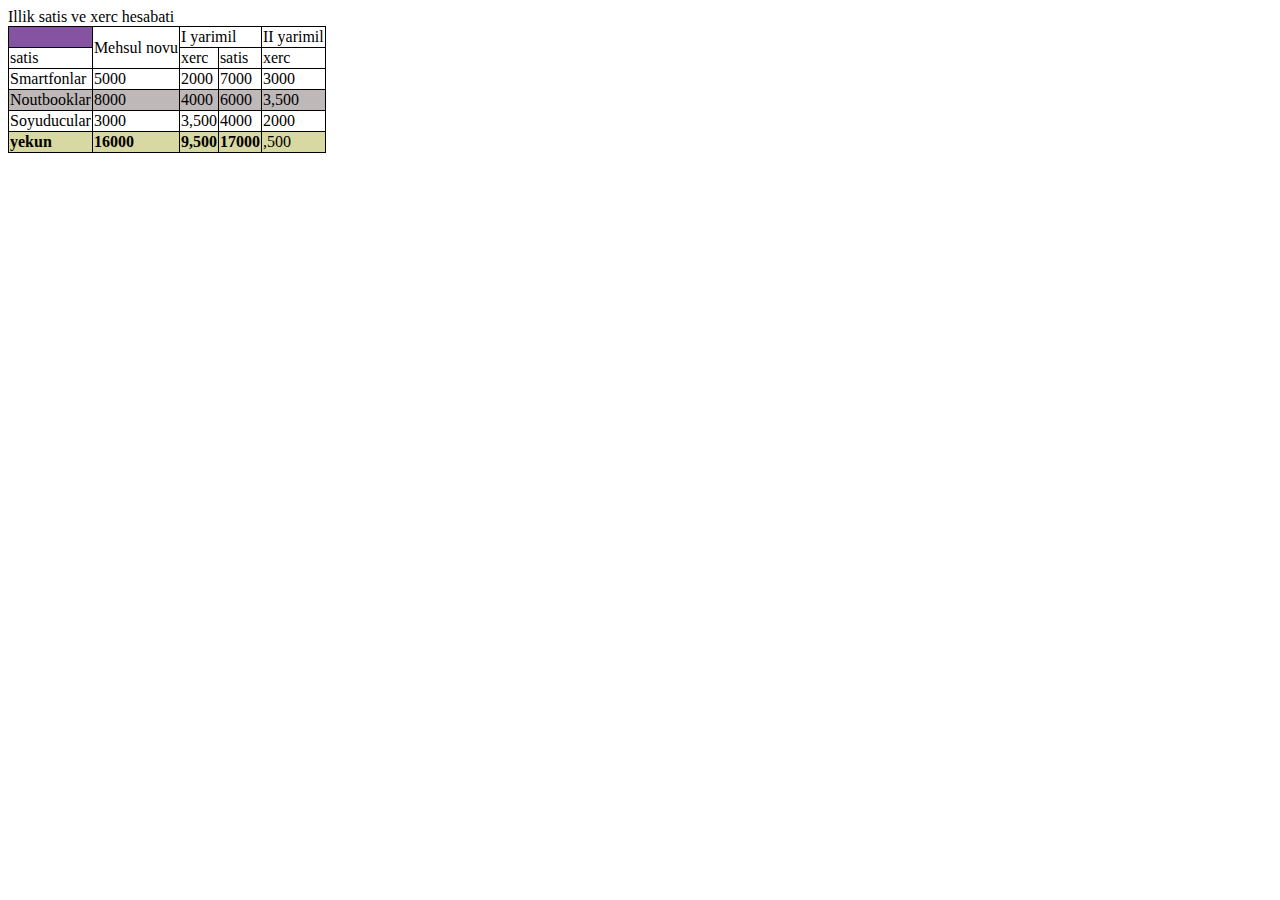
<file: Html/Ders_2/index.html>
<!DOCTYPE html>
<html lang="en">
<head>
    <meta charset="UTF-8">
    <meta name="viewport" content="width=device-width, initial-scale=1.0">
    <title> Cedvel </title>
</head>
<body>


<style>
    table{
border-collapse:collapse;
border:1px solid black;}
th{
    background-color:#8653a3;
    color:white;
}
#A3{
     background-color:#beb8b8;
}

#A5{
       background-color:#d8d8a2;
}
</style>
<caption>Illik satis ve xerc hesabati</caption>
<table border="1">

<th>
<td rowspan="2">Mehsul novu</td>
<td colspan="2">I yarimil</td>
<td colspan="2">II yarimil</td>
</th>

<tr>
<td>satis</td>
<td>xerc</td>
<td>satis</td>
<td>xerc</td>
</tr>

<tr>
    <td>Smartfonlar</td>
    <td>5000</td>
    <td>2000</td>
    <td>7000</td>
    <td>3000</td>
</tr>


<tr id="A3">
    <td>Noutbooklar</td>
    <td>8000</td>
    <td>4000</td>
    <td>6000</td>
    <td>3,500</td>
</tr>



<tr>
    <td>Soyuducular</td>
    <td>3000</td>
    <td>3,500</td>
    <td>4000</td>
    <td>2000</td>
</tr>

<tr id="A5">
    <td><b>yekun</b> </td>
    <td><b>16000</b></td>
    <td><b>9,500</b></td>
    <td><b>17000</b></td>
    <td><b></b>,500</td>
</tr>


</table>





    
</body>
</html>
</file>
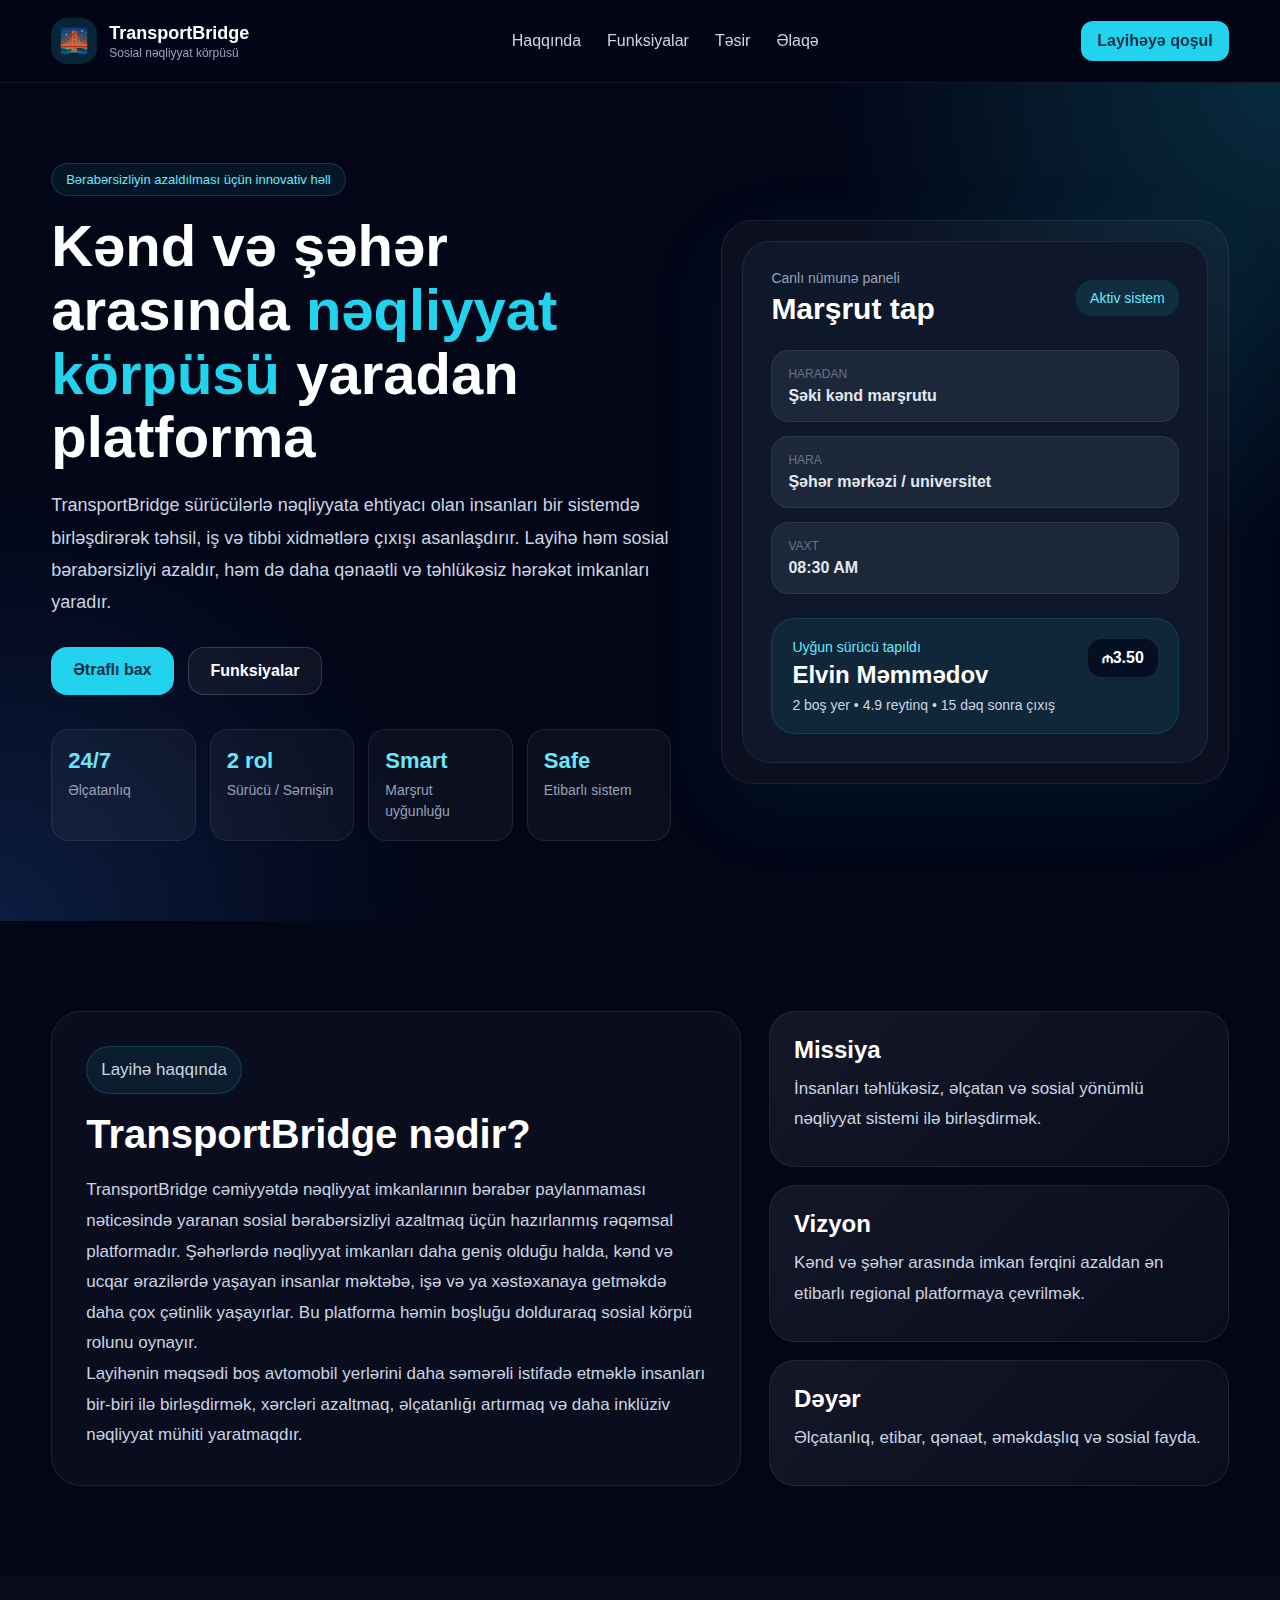
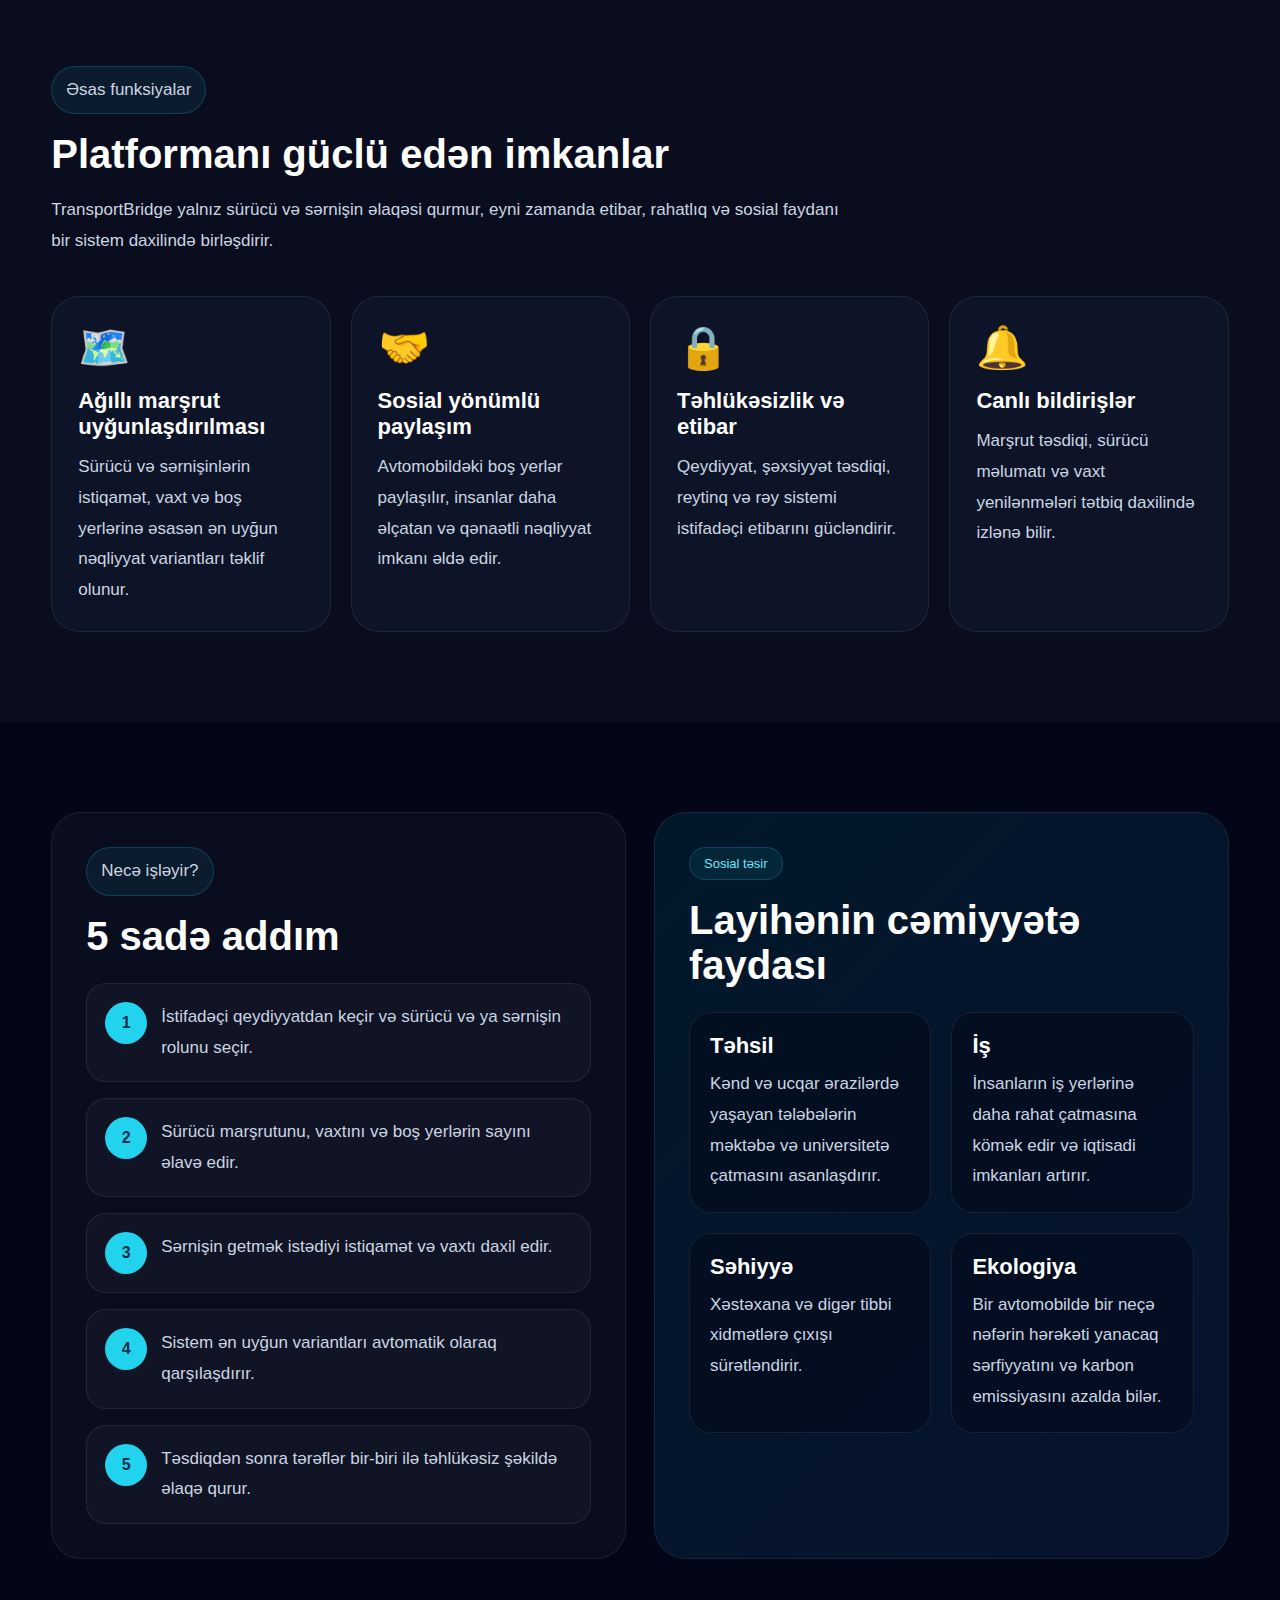
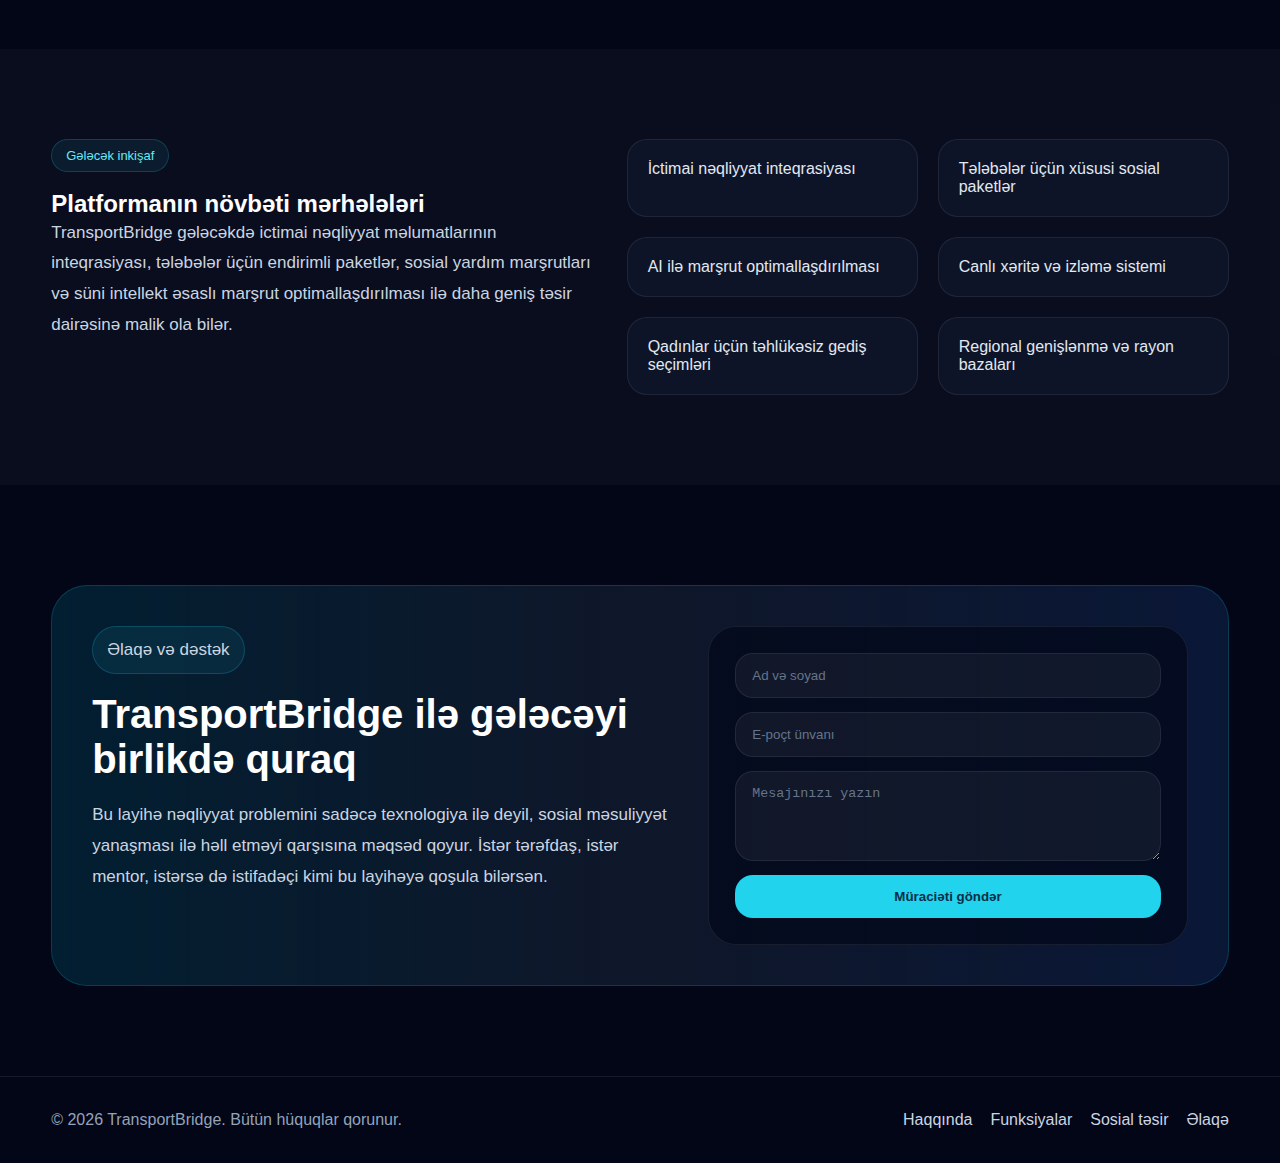
<file: Tasklar/Transportbridge/index.html>
<!DOCTYPE html>
<html lang="az">
<head>
  <meta charset="UTF-8" />
  <meta name="viewport" content="width=device-width, initial-scale=1.0" />
  <title>TransportBridge</title>
  <link rel="stylesheet" href="style.css" />
</head>
<body>

  <div class="page-wrapper">

    <header class="header">
      <div class="container nav">
        <div class="brand">
          <div class="brand-icon">🌉</div>
          <div class="brand-text">
            <h2>TransportBridge</h2>
            <p>Sosial nəqliyyat körpüsü</p>
          </div>
        </div>

        <nav class="menu">
          <a href="#haqqinda">Haqqında</a>
          <a href="#funksiyalar">Funksiyalar</a>
          <a href="#tesir">Təsir</a>
          <a href="#elaqe">Əlaqə</a>
        </nav>

        <a href="#elaqe" class="join-btn">Layihəyə qoşul</a>
      </div>
    </header>

    <main>
      <section class="hero">
        <div class="hero-bg"></div>

        <div class="container hero-grid">
          <div class="hero-left">
            <span class="hero-badge">Bərabərsizliyin azaldılması üçün innovativ həll</span>

            <h1>
              Kənd və şəhər arasında
              <span> nəqliyyat körpüsü</span>
              yaradan platforma
            </h1>

            <p>
              TransportBridge sürücülərlə nəqliyyata ehtiyacı olan insanları bir sistemdə
              birləşdirərək təhsil, iş və tibbi xidmətlərə çıxışı asanlaşdırır. Layihə həm
              sosial bərabərsizliyi azaldır, həm də daha qənaətli və təhlükəsiz hərəkət
              imkanları yaradır.
            </p>

            <div class="hero-buttons">
              <a href="#haqqinda" class="btn btn-primary">Ətraflı bax</a>
              <a href="#funksiyalar" class="btn btn-secondary">Funksiyalar</a>
            </div>

            <div class="hero-stats">
              <div class="stat-box">
                <h3>24/7</h3>
                <p>Əlçatanlıq</p>
              </div>
              <div class="stat-box">
                <h3>2 rol</h3>
                <p>Sürücü / Sərnişin</p>
              </div>
              <div class="stat-box">
                <h3>Smart</h3>
                <p>Marşrut uyğunluğu</p>
              </div>
              <div class="stat-box">
                <h3>Safe</h3>
                <p>Etibarlı sistem</p>
              </div>
            </div>
          </div>

          <div class="hero-right">
            <div class="panel-outer">
              <div class="panel-inner">
                <div class="panel-top">
                  <div>
                    <p class="mini-text">Canlı nümunə paneli</p>
                    <h3>Marşrut tap</h3>
                  </div>
                  <div class="status-badge">Aktiv sistem</div>
                </div>

                <div class="panel-fields">
                  <div class="field-box">
                    <span>Haradan</span>
                    <strong>Şəki kənd marşrutu</strong>
                  </div>
                  <div class="field-box">
                    <span>Hara</span>
                    <strong>Şəhər mərkəzi / universitet</strong>
                  </div>
                  <div class="field-box">
                    <span>Vaxt</span>
                    <strong>08:30 AM</strong>
                  </div>
                </div>

                <div class="driver-card">
                  <div>
                    <p class="driver-found">Uyğun sürücü tapıldı</p>
                    <h4>Elvin Məmmədov</h4>
                    <p class="driver-info">2 boş yer • 4.9 reytinq • 15 dəq sonra çıxış</p>
                  </div>
                  <div class="price-box">₼3.50</div>
                </div>
              </div>
            </div>
          </div>
        </div>
      </section>

      <section id="haqqinda" class="section">
        <div class="container about-grid">
          <div class="about-main card">
            <p class="section-tag">Layihə haqqında</p>
            <h2>TransportBridge nədir?</h2>
            <p>
              TransportBridge cəmiyyətdə nəqliyyat imkanlarının bərabər paylanmaması nəticəsində
              yaranan sosial bərabərsizliyi azaltmaq üçün hazırlanmış rəqəmsal platformadır.
              Şəhərlərdə nəqliyyat imkanları daha geniş olduğu halda, kənd və ucqar ərazilərdə
              yaşayan insanlar məktəbə, işə və ya xəstəxanaya getməkdə daha çox çətinlik yaşayırlar.
              Bu platforma həmin boşluğu dolduraraq sosial körpü rolunu oynayır.
            </p>
            <p>
              Layihənin məqsədi boş avtomobil yerlərini daha səmərəli istifadə etməklə insanları
              bir-biri ilə birləşdirmək, xərcləri azaltmaq, əlçatanlığı artırmaq və daha inklüziv
              nəqliyyat mühiti yaratmaqdır.
            </p>
          </div>

          <div class="about-side">
            <div class="mini-card">
              <h3>Missiya</h3>
              <p>İnsanları təhlükəsiz, əlçatan və sosial yönümlü nəqliyyat sistemi ilə birləşdirmək.</p>
            </div>
            <div class="mini-card">
              <h3>Vizyon</h3>
              <p>Kənd və şəhər arasında imkan fərqini azaldan ən etibarlı regional platformaya çevrilmək.</p>
            </div>
            <div class="mini-card">
              <h3>Dəyər</h3>
              <p>Əlçatanlıq, etibar, qənaət, əməkdaşlıq və sosial fayda.</p>
            </div>
          </div>
        </div>
      </section>

      <section id="funksiyalar" class="section alt-section">
        <div class="container">
          <div class="section-head">
            <p class="section-tag">Əsas funksiyalar</p>
            <h2>Platformanı güclü edən imkanlar</h2>
            <p>
              TransportBridge yalnız sürücü və sərnişin əlaqəsi qurmur, eyni zamanda etibar,
              rahatlıq və sosial faydanı bir sistem daxilində birləşdirir.
            </p>
          </div>

          <div class="features-grid" id="features-grid"></div>
        </div>
      </section>

      <section class="section">
        <div class="container two-col">
          <div class="card">
            <p class="section-tag">Necə işləyir?</p>
            <h2>5 sadə addım</h2>
            <div class="steps-list" id="steps-list"></div>
          </div>

          <div id="tesir" class="impact-box">
            <p class="section-tag">Sosial təsir</p>
            <h2>Layihənin cəmiyyətə faydası</h2>
            <div class="impact-grid" id="impact-grid"></div>
          </div>
        </div>
      </section>

      <section class="section alt-section">
        <div class="container future-grid">
          <div>
            <p class="section-tag">Gələcək inkişaf</p>
            <h2>Platformanın növbəti mərhələləri</h2>
            <p class="future-text">
              TransportBridge gələcəkdə ictimai nəqliyyat məlumatlarının inteqrasiyası, tələbələr
              üçün endirimli paketlər, sosial yardım marşrutları və süni intellekt əsaslı marşrut
              optimallaşdırılması ilə daha geniş təsir dairəsinə malik ola bilər.
            </p>
          </div>

          <div class="future-list" id="future-list"></div>
        </div>
      </section>

      <section id="elaqe" class="section">
        <div class="container contact-wrap">
          <div class="contact-box">
            <div class="contact-left">
              <p class="section-tag">Əlaqə və dəstək</p>
              <h2>TransportBridge ilə gələcəyi birlikdə quraq</h2>
              <p>
                Bu layihə nəqliyyat problemini sadəcə texnologiya ilə deyil, sosial məsuliyyət
                yanaşması ilə həll etməyi qarşısına məqsəd qoyur. İstər tərəfdaş, istər mentor,
                istərsə də istifadəçi kimi bu layihəyə qoşula bilərsən.
              </p>
            </div>

            <form class="contact-form">
              <input type="text" placeholder="Ad və soyad" />
              <input type="email" placeholder="E-poçt ünvanı" />
              <textarea rows="4" placeholder="Mesajınızı yazın"></textarea>
              <button type="button">Müraciəti göndər</button>
            </form>
          </div>
        </div>
      </section>
    </main>

    <footer class="footer">
      <div class="container footer-inner">
        <p>© 2026 TransportBridge. Bütün hüquqlar qorunur.</p>
        <div class="footer-links">
          <a href="#haqqinda">Haqqında</a>
          <a href="#funksiyalar">Funksiyalar</a>
          <a href="#tesir">Sosial təsir</a>
          <a href="#elaqe">Əlaqə</a>
        </div>
      </div>
    </footer>

  </div>

  <script src="script.js"></script>
</body>
</html>
</file>
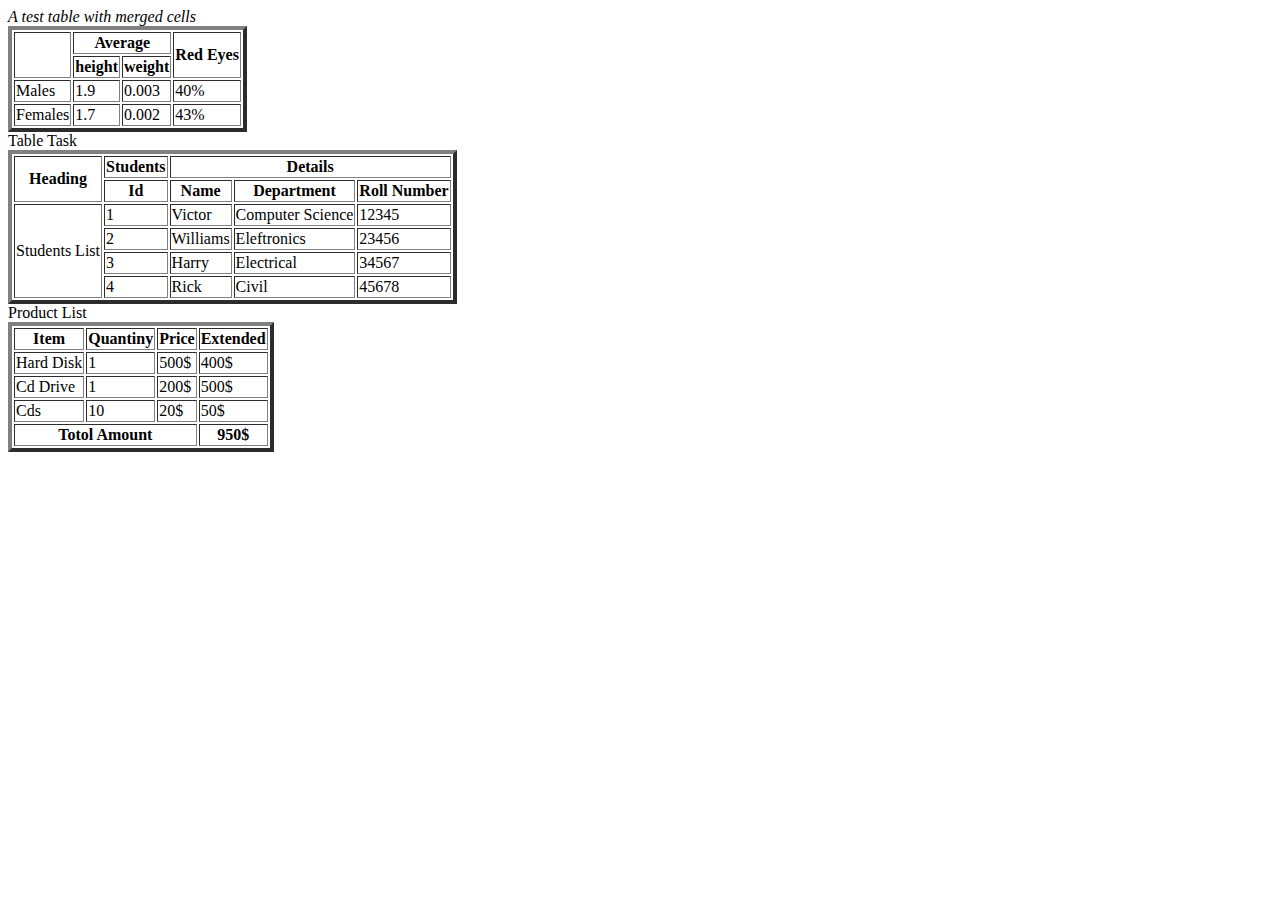
<file: Tasklar/Website/index.html>
<!DOCTYPE html>
<html lang="en">
<head>
    <meta charset="UTF-8">
    <meta name="viewport" content="width= , initial-scale=1.0">
    <title>Document</title>
</head>
<body>
 <i>A test table with merged cells</i>
<table border="4">
    <tr>
    <th rowspan="2"></th>
    <th colspan="2">Average</th>
    <th rowspan="2">Red Eyes</th>
    </tr>

<tr>
     <th>height</th>
     <th>weight</th>
</tr>

<tr>
    <td>Males</td>
    <td>1.9</td>
    <td>0.003</td>
    <td>40%</td>
</tr>

<tr>
   <td>Females</td>
    <td>1.7</td>
    <td>0.002</td>
    <td>43%</td> 
</tr>
</table>

Table  Task
<table border="4">
 
<tr>
    <th rowspan="2"> Heading</th>
    <th>Students</th>
    <th colspan="3">Details</th>
</tr>

<tr>
    <th>Id</th>
    <th>Name</th>
    <th>Department</th>
    <th>Roll Number</th>
</tr>

<tr>
    <td rowspan="4">Students List</td>
    <td>1</td>
    <td>Victor</td>
    <td>Computer Science</td>
    <td>12345</td>
</tr>

<tr>
    <td>2</td>
    <td>Williams</td>
    <td>Eleftronics</td>
    <td>23456</td>
</tr>

<tr>
    <td>3</td>
    <td>Harry</td>
    <td>Electrical</td>
    <td>34567</td>
</tr>

<tr>
    <td>4</td>
    <td>Rick</td>
    <td>Civil</td>
    <td>45678</td>
</tr>

</table>

Product List

<table border="4">
<tr>
    <th>Item</th>
    <th>Quantiny</th>
    <th>Price</th>
    <th>Extended</th>
</tr>

<tr>
    <td>Hard Disk</td>
    <td>1</td>
    <td>500$</td>
    <td>400$</td>
</tr>

<tr>
    <td>Cd Drive</td>
    <td>1</td>
    <td>200$</td>
    <td>500$</td>
</tr>

<tr>
    <td>Cds</td>
    <td>10</td>
    <td>20$</td>
    <td>50$</td>
</tr>
<tr>
    <th colspan="3">Totol Amount</th>
    <th>950$</th>
</tr>



</table>





</body>
</html>
</file>
<file: Tasklar/Transportbridge/style.css>
* {
  margin: 0;
  padding: 0;
  box-sizing: border-box;
}

html {
  scroll-behavior: smooth;
}

body {
  font-family: Arial, sans-serif;
  background: #020617;
  color: #ffffff;
}

.page-wrapper {
  min-height: 100vh;
  display: flex;
  flex-direction: column;
}

main {
  flex: 1;
}

.container {
  width: min(1200px, 92%);
  margin: 0 auto;
}

.header {
  position: sticky;
  top: 0;
  z-index: 1000;
  background: rgba(2, 6, 23, 0.88);
  backdrop-filter: blur(10px);
  border-bottom: 1px solid rgba(255, 255, 255, 0.08);
}

.nav {
  min-height: 82px;
  display: flex;
  align-items: center;
  justify-content: space-between;
  gap: 20px;
}

.brand {
  display: flex;
  align-items: center;
  gap: 12px;
}

.brand-icon {
  width: 46px;
  height: 46px;
  border-radius: 16px;
  display: flex;
  align-items: center;
  justify-content: center;
  background: rgba(34, 211, 238, 0.16);
  font-size: 24px;
}

.brand-text h2 {
  font-size: 18px;
  margin-bottom: 2px;
}

.brand-text p {
  font-size: 12px;
  color: #94a3b8;
}

.menu {
  display: flex;
  align-items: center;
  gap: 26px;
}

.menu a,
.footer-links a {
  text-decoration: none;
  color: #cbd5e1;
  transition: 0.3s;
}

.menu a:hover,
.footer-links a:hover {
  color: #ffffff;
}

.join-btn {
  text-decoration: none;
  background: #22d3ee;
  color: #082f49;
  padding: 11px 16px;
  border-radius: 12px;
  font-weight: bold;
  transition: 0.3s;
}

.join-btn:hover,
.btn:hover,
.contact-form button:hover {
  transform: translateY(-2px);
}

.hero {
  position: relative;
  overflow: hidden;
  padding: 80px 0;
}

.hero-bg {
  position: absolute;
  inset: 0;
  background:
    radial-gradient(circle at top right, rgba(34, 211, 238, 0.18), transparent 30%),
    radial-gradient(circle at bottom left, rgba(59, 130, 246, 0.18), transparent 28%);
  pointer-events: none;
}

.hero-grid {
  position: relative;
  display: grid;
  grid-template-columns: 1.1fr 0.9fr;
  gap: 50px;
  align-items: center;
}

.hero-badge,
.section-tag {
  display: inline-block;
  padding: 8px 14px;
  border-radius: 999px;
  border: 1px solid rgba(34, 211, 238, 0.2);
  background: rgba(34, 211, 238, 0.08);
  color: #67e8f9;
  font-size: 13px;
  margin-bottom: 18px;
}

.hero-left h1 {
  font-size: 58px;
  line-height: 1.1;
  margin-bottom: 20px;
}

.hero-left h1 span {
  color: #22d3ee;
}

.hero-left p {
  font-size: 18px;
  line-height: 1.8;
  color: #cbd5e1;
  max-width: 700px;
}

.hero-buttons {
  display: flex;
  flex-wrap: wrap;
  gap: 14px;
  margin-top: 28px;
}

.btn {
  text-decoration: none;
  padding: 14px 22px;
  border-radius: 16px;
  font-weight: bold;
  transition: 0.3s;
}

.btn-primary {
  background: #22d3ee;
  color: #082f49;
}

.btn-secondary {
  border: 1px solid rgba(255, 255, 255, 0.16);
  background: rgba(255, 255, 255, 0.05);
  color: #ffffff;
}

.hero-stats {
  margin-top: 34px;
  display: grid;
  grid-template-columns: repeat(4, 1fr);
  gap: 14px;
}

.stat-box {
  padding: 18px 16px;
  border-radius: 18px;
  border: 1px solid rgba(255, 255, 255, 0.08);
  background: rgba(255, 255, 255, 0.04);
}

.stat-box h3 {
  color: #67e8f9;
  margin-bottom: 6px;
  font-size: 22px;
}

.stat-box p {
  color: #94a3b8;
  font-size: 14px;
  line-height: 1.5;
}

.panel-outer {
  border-radius: 32px;
  padding: 20px;
  background: rgba(255, 255, 255, 0.04);
  border: 1px solid rgba(255, 255, 255, 0.08);
  box-shadow: 0 24px 80px rgba(6, 182, 212, 0.08);
}

.panel-inner {
  border-radius: 28px;
  padding: 28px;
  background: #0f172a;
  border: 1px solid rgba(255, 255, 255, 0.08);
}

.panel-top {
  display: flex;
  justify-content: space-between;
  align-items: center;
  gap: 16px;
  margin-bottom: 24px;
}

.panel-top h3 {
  font-size: 30px;
}

.mini-text {
  color: #94a3b8;
  font-size: 14px;
  margin-bottom: 6px;
}

.status-badge {
  padding: 10px 14px;
  border-radius: 16px;
  background: rgba(34, 211, 238, 0.12);
  color: #67e8f9;
  font-size: 14px;
}

.panel-fields {
  display: grid;
  gap: 14px;
}

.field-box {
  padding: 16px;
  border-radius: 18px;
  background: rgba(30, 41, 59, 0.9);
  border: 1px solid rgba(255, 255, 255, 0.07);
}

.field-box span {
  display: block;
  font-size: 12px;
  color: #64748b;
  margin-bottom: 6px;
  text-transform: uppercase;
}

.field-box strong {
  color: #e2e8f0;
}

.driver-card {
  margin-top: 24px;
  border-radius: 24px;
  padding: 20px;
  background: rgba(34, 211, 238, 0.08);
  border: 1px solid rgba(34, 211, 238, 0.14);
  display: flex;
  align-items: flex-start;
  justify-content: space-between;
  gap: 18px;
}

.driver-found {
  color: #67e8f9;
  margin-bottom: 6px;
  font-size: 14px;
}

.driver-card h4 {
  font-size: 24px;
  margin-bottom: 8px;
}

.driver-info {
  color: #cbd5e1;
  font-size: 14px;
}

.price-box {
  background: rgba(2, 6, 23, 0.7);
  padding: 10px 14px;
  border-radius: 14px;
  font-weight: bold;
}

.section {
  padding: 90px 0;
}

.alt-section {
  background: rgba(255, 255, 255, 0.03);
}

.about-grid,
.two-col,
.future-grid {
  display: grid;
  gap: 28px;
}

.about-grid {
  grid-template-columns: 1.2fr 0.8fr;
}

.card,
.impact-box,
.mini-card,
.feature-card,
.future-item {
  border: 1px solid rgba(255, 255, 255, 0.08);
}

.card {
  background: rgba(255, 255, 255, 0.03);
  border-radius: 30px;
  padding: 34px;
}

.card h2,
.impact-box h2,
.section-head h2,
.contact-left h2 {
  font-size: 40px;
  margin-bottom: 18px;
}

.card p,
.section-head p,
.contact-left p,
.future-text,
.mini-card p,
.feature-card p,
.impact-card p {
  color: #cbd5e1;
  line-height: 1.8;
  font-size: 17px;
}

.about-side {
  display: grid;
  gap: 18px;
}

.mini-card {
  border-radius: 26px;
  padding: 24px;
  background: linear-gradient(135deg, rgba(255,255,255,0.07), rgba(255,255,255,0.03));
}

.mini-card h3 {
  font-size: 24px;
  margin-bottom: 10px;
}

.section-head {
  max-width: 800px;
  margin-bottom: 40px;
}

.features-grid,
.impact-grid,
.future-list {
  display: grid;
  gap: 20px;
}

.features-grid {
  grid-template-columns: repeat(4, 1fr);
}

.feature-card {
  background: rgba(15, 23, 42, 0.8);
  padding: 26px;
  border-radius: 28px;
  transition: 0.3s;
}

.feature-card:hover {
  transform: translateY(-6px);
  border-color: rgba(34, 211, 238, 0.3);
}

.feature-icon {
  font-size: 42px;
  margin-bottom: 16px;
}

.feature-card h3 {
  font-size: 22px;
  margin-bottom: 12px;
}

.two-col {
  grid-template-columns: 1fr 1fr;
}

.steps-list {
  display: grid;
  gap: 16px;
  margin-top: 24px;
}

.step-item {
  display: flex;
  gap: 14px;
  padding: 18px;
  border-radius: 20px;
  background: rgba(255, 255, 255, 0.03);
  border: 1px solid rgba(255, 255, 255, 0.08);
}

.step-number {
  min-width: 42px;
  height: 42px;
  border-radius: 50%;
  background: #22d3ee;
  color: #082f49;
  display: flex;
  align-items: center;
  justify-content: center;
  font-weight: bold;
}

.impact-box {
  border-radius: 32px;
  padding: 34px;
  background: linear-gradient(135deg, rgba(6,182,212,0.1), rgba(59,130,246,0.1));
}

.impact-grid {
  grid-template-columns: repeat(2, 1fr);
  margin-top: 24px;
}

.impact-card {
  border-radius: 22px;
  padding: 20px;
  background: rgba(2, 6, 23, 0.45);
  border: 1px solid rgba(255, 255, 255, 0.08);
}

.impact-card h3 {
  margin-bottom: 10px;
  font-size: 22px;
}

.future-grid {
  grid-template-columns: 1fr 1.1fr;
  align-items: start;
}

.future-list {
  grid-template-columns: repeat(2, 1fr);
}

.future-item {
  padding: 20px;
  border-radius: 20px;
  background: rgba(15, 23, 42, 0.8);
  color: #e2e8f0;
}

.contact-wrap {
  margin-top: 10px;
}

.contact-box {
  border-radius: 36px;
  padding: 40px;
  background: linear-gradient(90deg, rgba(6,182,212,0.14), rgba(15,23,42,1), rgba(59,130,246,0.14));
  border: 1px solid rgba(34, 211, 238, 0.18);
  display: grid;
  grid-template-columns: 1.1fr 0.9fr;
  gap: 30px;
}

.contact-form {
  padding: 26px;
  border-radius: 28px;
  background: rgba(2, 6, 23, 0.65);
  border: 1px solid rgba(255, 255, 255, 0.08);
  display: grid;
  gap: 14px;
}

.contact-form input,
.contact-form textarea {
  width: 100%;
  padding: 14px 16px;
  border-radius: 18px;
  border: 1px solid rgba(255, 255, 255, 0.08);
  background: rgba(255, 255, 255, 0.05);
  color: white;
  outline: none;
}

.contact-form input::placeholder,
.contact-form textarea::placeholder {
  color: #64748b;
}

.contact-form button {
  border: none;
  padding: 14px 18px;
  border-radius: 18px;
  background: #22d3ee;
  color: #082f49;
  font-weight: bold;
  cursor: pointer;
  transition: 0.3s;
}

.footer {
  margin-top: auto;
  border-top: 1px solid rgba(255, 255, 255, 0.08);
  background: #020617;
}

.footer-inner {
  min-height: 86px;
  display: flex;
  align-items: center;
  justify-content: space-between;
  gap: 18px;
  color: #94a3b8;
}

.footer-links {
  display: flex;
  flex-wrap: wrap;
  gap: 18px;
}

@media (max-width: 1100px) {
  .hero-grid,
  .about-grid,
  .two-col,
  .future-grid,
  .contact-box {
    grid-template-columns: 1fr;
  }

  .features-grid {
    grid-template-columns: repeat(2, 1fr);
  }

  .hero-stats,
  .impact-grid,
  .future-list {
    grid-template-columns: repeat(2, 1fr);
  }

  .menu {
    display: none;
  }
}

@media (max-width: 768px) {
  .hero-left h1 {
    font-size: 40px;
  }

  .card h2,
  .impact-box h2,
  .section-head h2,
  .contact-left h2 {
    font-size: 30px;
  }

  .features-grid,
  .hero-stats,
  .impact-grid,
  .future-list {
    grid-template-columns: 1fr;
  }

  .footer-inner,
  .nav,
  .driver-card,
  .panel-top {
    flex-direction: column;
    align-items: flex-start;
  }

  .section {
    padding: 70px 0;
  }

  .contact-box,
  .card,
  .impact-box,
  .panel-inner,
  .panel-outer {
    padding: 22px;
  }

  .join-btn {
    display: none;
  }
}
</file>
